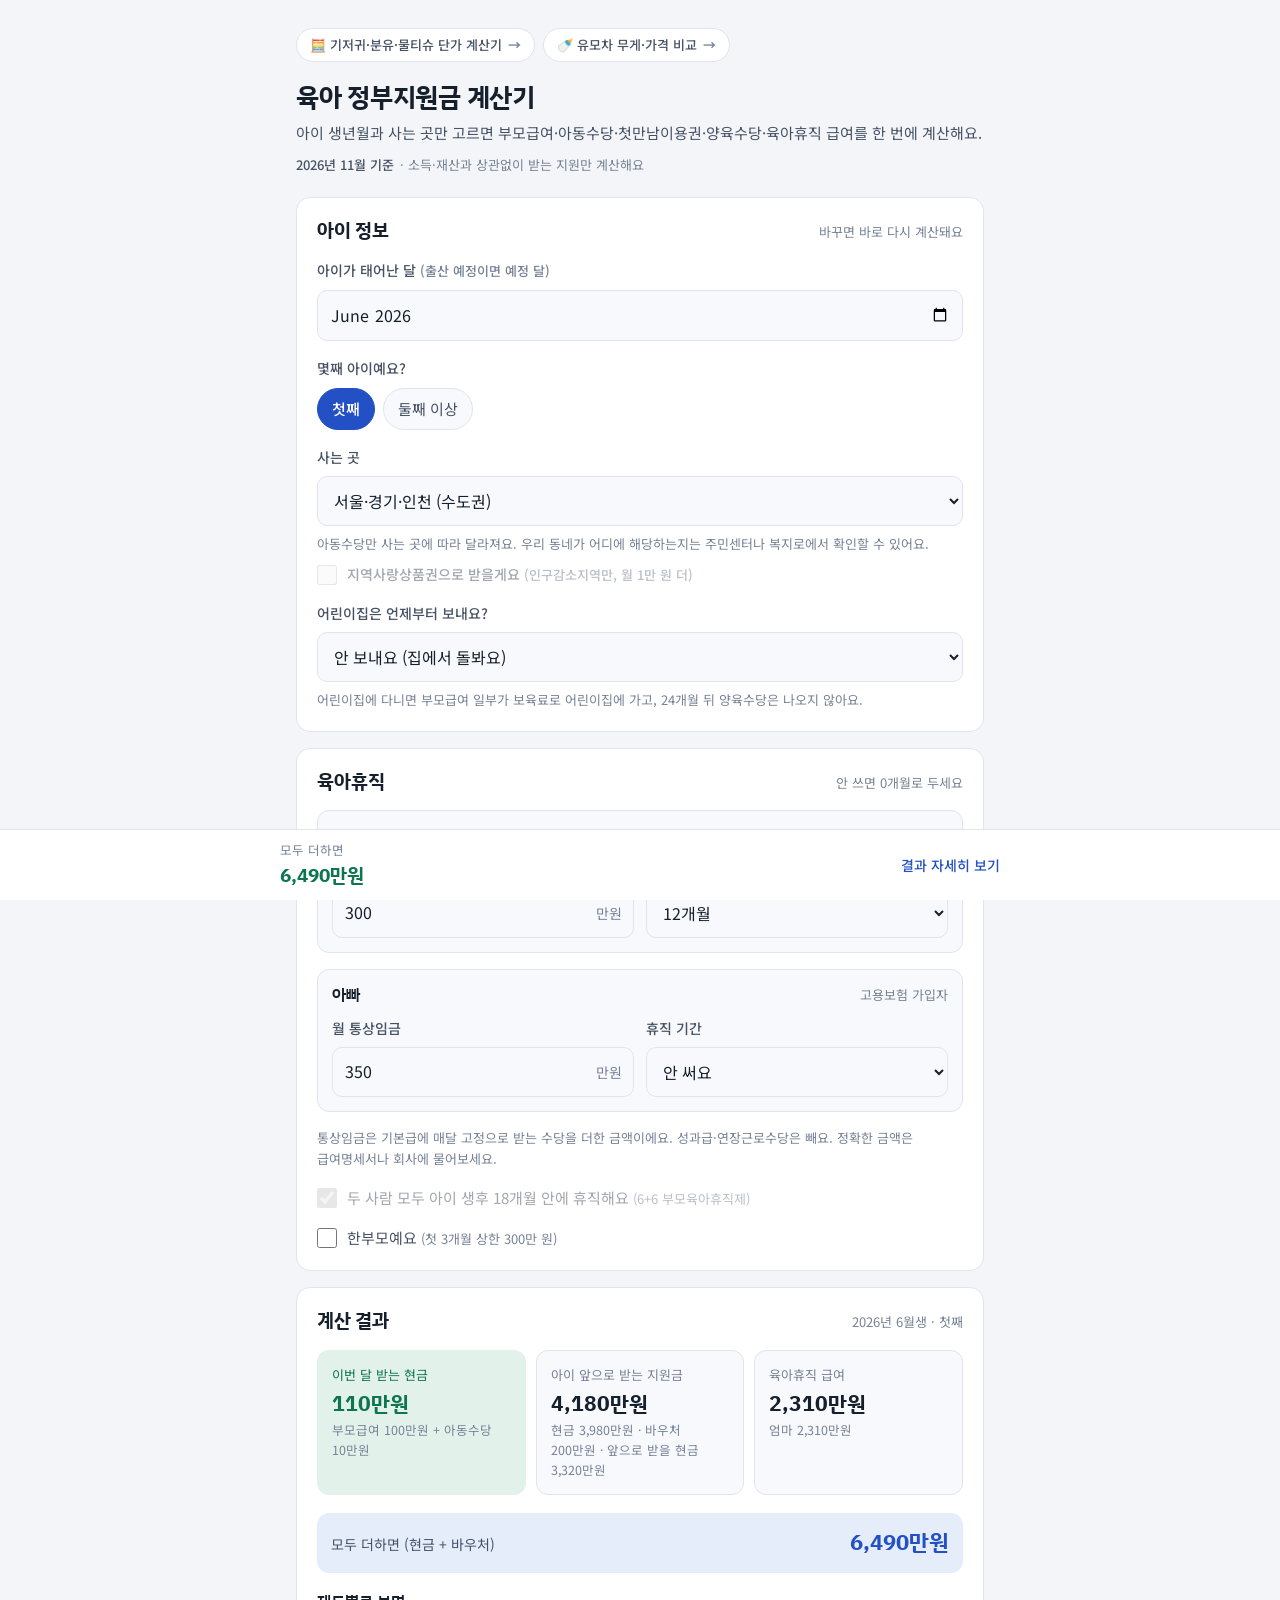
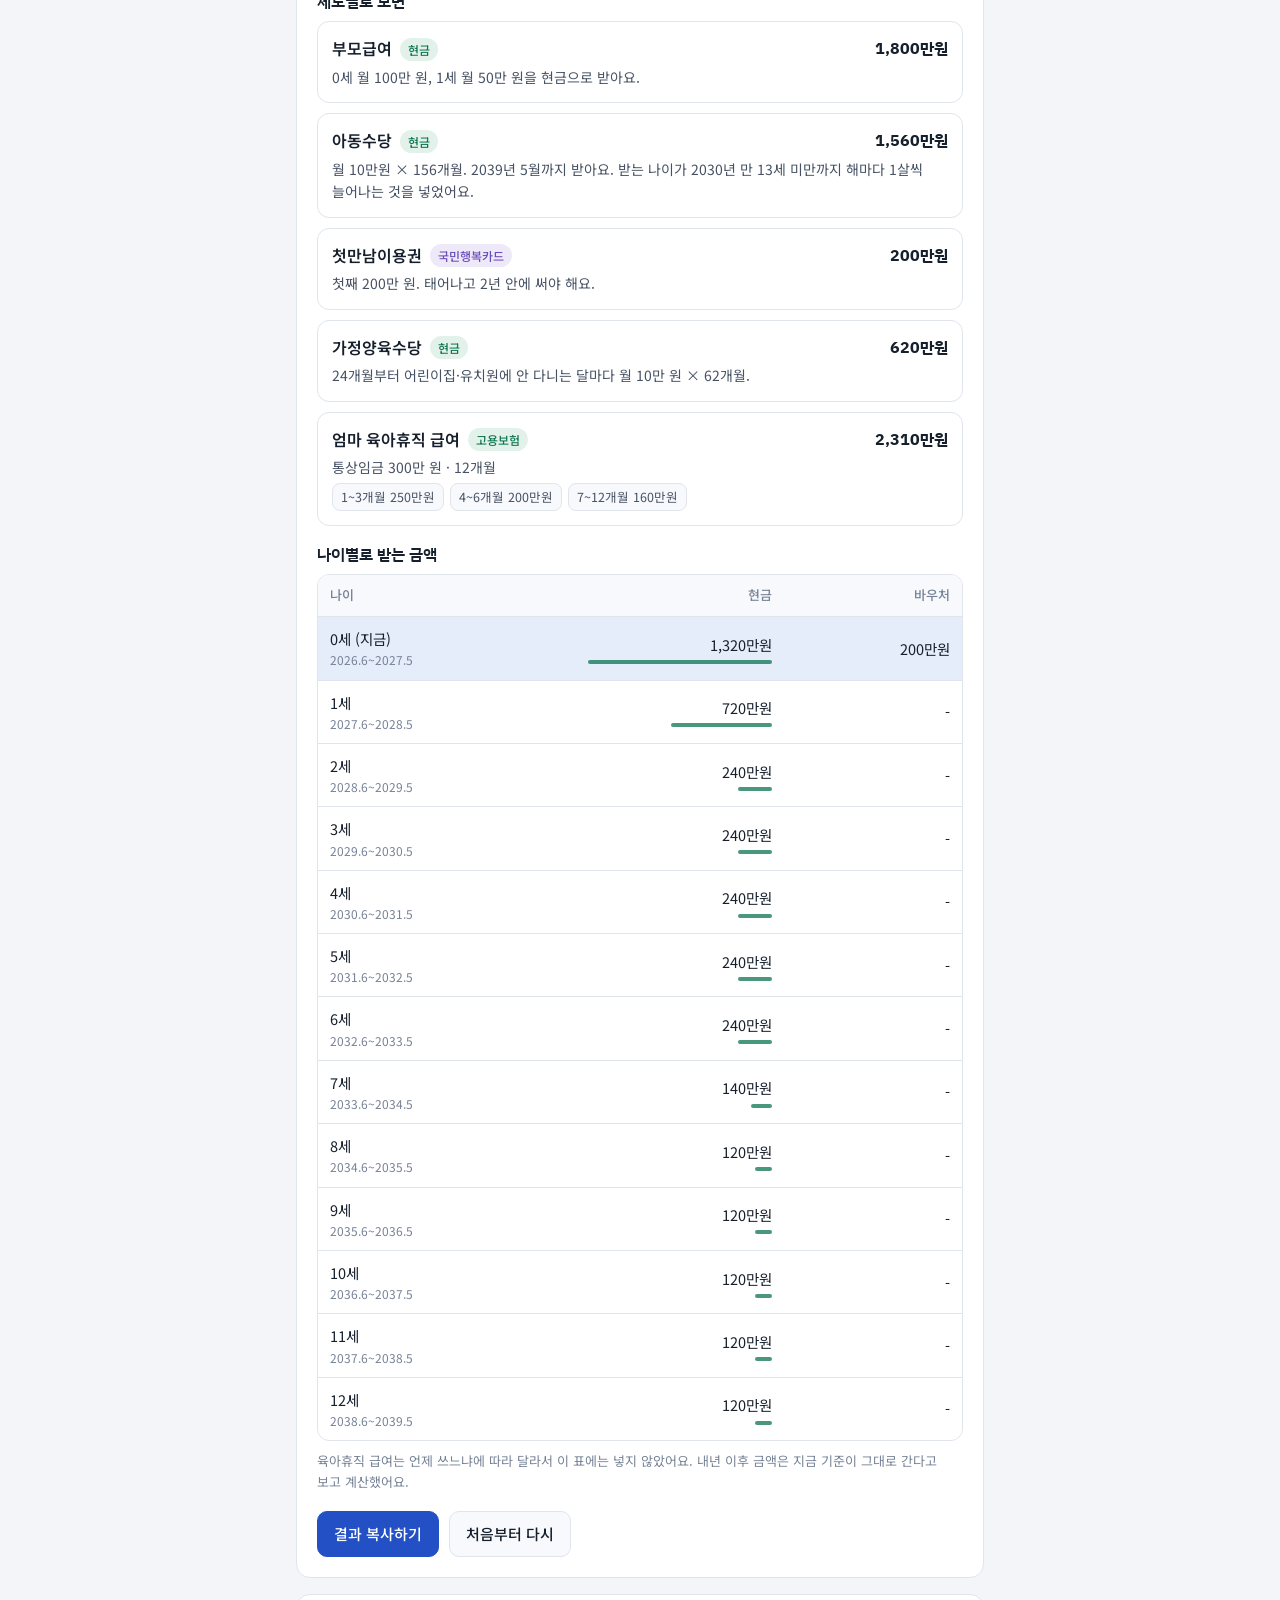
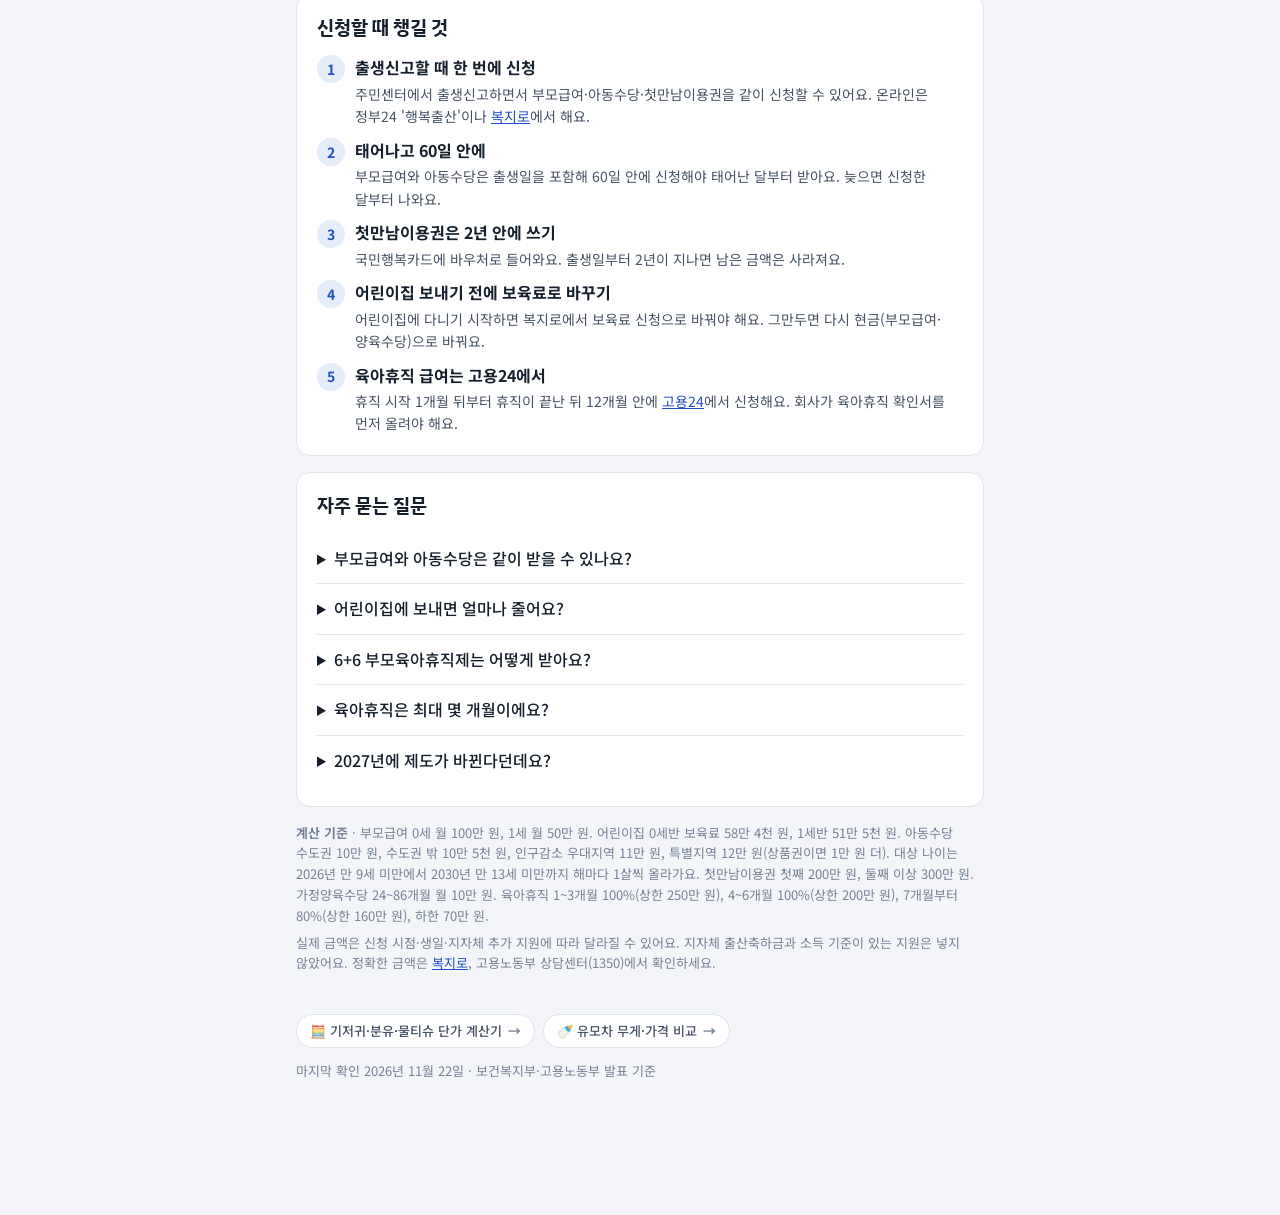
<file: benefit/index.html>
<!DOCTYPE html>
<html lang="ko">
<head>
<meta charset="utf-8">
<meta name="viewport" content="width=device-width, initial-scale=1">
<title>육아 정부지원금 계산기 | 부모급여·아동수당·첫만남이용권 (2026)</title>
<meta name="description" content="아이 생년월과 사는 곳만 고르면 부모급여·아동수당·첫만남이용권·가정양육수당·육아휴직 급여를 한 번에 계산해요. 이번 달 받는 금액과 아이가 9세가 될 때까지 받는 총액까지 바로 나옵니다. 2026년 11월 기준.">
<link rel="icon" href="data:,">
<link rel="canonical" href="https://p9chy5j655-collab.github.io/benefit/">
<meta property="og:type" content="website">
<meta property="og:site_name" content="육아용품 비교 도구">
<meta property="og:locale" content="ko_KR">
<meta property="og:url" content="https://p9chy5j655-collab.github.io/benefit/">
<meta property="og:title" content="육아 정부지원금 계산기 | 부모급여·아동수당·육아휴직 급여 한 번에">
<meta property="og:description" content="이번 달 받는 금액, 아이가 9세가 될 때까지 받는 총액, 6+6 육아휴직 급여까지 바로 계산해요. 2026년 11월 기준.">
<meta property="og:image" content="https://p9chy5j655-collab.github.io/assets/og-benefit.png">
<meta property="og:image:width" content="1200">
<meta property="og:image:height" content="630">
<meta property="og:image:type" content="image/png">
<meta property="og:image:alt" content="육아 정부지원금 계산기 — 부모급여·아동수당·첫만남이용권·육아휴직 급여">
<meta name="twitter:card" content="summary_large_image">
<meta name="twitter:title" content="육아 정부지원금 계산기 | 부모급여·아동수당 총액">
<meta name="twitter:description" content="아이 생년월만 고르면 이번 달 받는 금액과 9세까지 총액이 바로 나와요.">
<meta name="twitter:image" content="https://p9chy5j655-collab.github.io/assets/og-benefit.png">
<meta name="twitter:image:alt" content="육아 정부지원금 계산기">
<link rel="preconnect" href="https://fonts.googleapis.com">
<link rel="preconnect" href="https://fonts.gstatic.com" crossorigin>
<link href="https://fonts.googleapis.com/css2?family=IBM+Plex+Sans+KR:wght@500;600;700&family=Noto+Sans+KR:wght@400;500;700&display=swap" rel="stylesheet">
<script type="application/ld+json">
{
  "@context": "https://schema.org",
  "@type": "FAQPage",
  "mainEntity": [
    {"@type": "Question", "name": "부모급여와 아동수당은 같이 받을 수 있나요?",
     "acceptedAnswer": {"@type": "Answer", "text": "네. 부모급여(0세 월 100만 원, 1세 월 50만 원)와 아동수당(2026년 만 9세 미만, 월 10만~13만 원)은 별개 제도라 함께 받아요. 다만 신청은 각각 해야 해요."}},
    {"@type": "Question", "name": "어린이집에 보내면 부모급여가 줄어드나요?",
     "acceptedAnswer": {"@type": "Answer", "text": "0세는 부모급여 100만 원 가운데 보육료 58만 4천 원이 어린이집으로 가고 41만 6천 원이 현금으로 나와요. 1세는 보육료(51만 5천 원)가 부모급여(50만 원)보다 커서 현금 차액이 없어요."}},
    {"@type": "Question", "name": "6+6 부모육아휴직제는 얼마를 받나요?",
     "acceptedAnswer": {"@type": "Answer", "text": "아이 생후 18개월 안에 부모가 모두 육아휴직을 쓰면 각자 첫 6개월 동안 통상임금 100%를 받고, 월 상한이 250만·250만·300만·350만·400만·450만 원으로 올라가요."}},
    {"@type": "Question", "name": "신청은 언제까지 해야 하나요?",
     "acceptedAnswer": {"@type": "Answer", "text": "부모급여와 아동수당은 출생일을 포함해 60일 안에 신청하면 태어난 달부터 받아요. 육아휴직 급여는 휴직 시작 1개월 뒤부터 휴직이 끝난 뒤 12개월 안에 고용24에서 신청해요."}}
  ]
}
</script>
<script type="application/ld+json">
{
  "@context": "https://schema.org",
  "@type": "WebPage",
  "name": "육아 정부지원금 계산기 | 부모급여·아동수당·첫만남이용권 (2026)",
  "url": "https://p9chy5j655-collab.github.io/benefit/",
  "inLanguage": "ko-KR",
  "description": "아이 생년월과 사는 곳을 고르면 부모급여, 아동수당, 첫만남이용권, 가정양육수당, 육아휴직 급여를 한 번에 계산해 주는 페이지",
  "isPartOf": {"@type": "WebSite", "name": "육아용품 비교 도구", "url": "https://p9chy5j655-collab.github.io/"},
  "about": ["부모급여", "아동수당", "첫만남이용권", "가정양육수당", "육아휴직 급여"]
}
</script>
<script type="application/ld+json">
{
  "@context": "https://schema.org",
  "@type": "BreadcrumbList",
  "itemListElement": [
    {"@type": "ListItem", "position": 1, "name": "육아용품 비교 도구", "item": "https://p9chy5j655-collab.github.io/"},
    {"@type": "ListItem", "position": 2, "name": "육아 정부지원금 계산기", "item": "https://p9chy5j655-collab.github.io/benefit/"}
  ]
}
</script>
<style>
/* Layout: one narrow column of form cards → result summary → detail tables; a sticky bottom bar keeps the key total in view while inputs change. */
:root{
  --bg:#F3F5F8;
  --surface:#FFFFFF;
  --surface-2:#F7F9FC;
  --ink:#16202C;
  --ink-2:#465264;
  --ink-3:#768296;
  --line:#E0E5EC;
  --accent:#2350C4;
  --accent-ink:#FFFFFF;
  --accent-soft:#E5ECFA;
  --money:#0D7550;
  --money-soft:#E2F2EA;
  --voucher:#6A4BB8;
  --voucher-soft:#EEE9F8;
  --warn:#7D5300;
  --warn-soft:#FBF0D4;
  --radius:14px;
  --font-body:"Noto Sans KR","Pretendard","Apple SD Gothic Neo","Malgun Gothic",system-ui,sans-serif;
  --font-display:"IBM Plex Sans KR","Noto Sans KR","Apple SD Gothic Neo","Malgun Gothic",system-ui,sans-serif;
  color-scheme:light;
}
@media (prefers-color-scheme: dark){
  :root:not([data-theme="light"]){
    --bg:#11161D; --surface:#19202A; --surface-2:#1D2531; --ink:#EDF1F6; --ink-2:#B9C3D1; --ink-3:#8692A3;
    --line:#2B3442; --accent:#7EA2FF; --accent-ink:#0D1424; --accent-soft:#1F2C4A;
    --money:#5CD3A0; --money-soft:#173328; --voucher:#B9A2F2; --voucher-soft:#2A2340;
    --warn:#F0C566; --warn-soft:#3A3020; color-scheme:dark;
  }
}
:root[data-theme="dark"]{
  --bg:#11161D; --surface:#19202A; --surface-2:#1D2531; --ink:#EDF1F6; --ink-2:#B9C3D1; --ink-3:#8692A3;
  --line:#2B3442; --accent:#7EA2FF; --accent-ink:#0D1424; --accent-soft:#1F2C4A;
  --money:#5CD3A0; --money-soft:#173328; --voucher:#B9A2F2; --voucher-soft:#2A2340;
  --warn:#F0C566; --warn-soft:#3A3020; color-scheme:dark;
}
*{box-sizing:border-box}
html{-webkit-text-size-adjust:100%;text-size-adjust:100%}
body{margin:0;background:var(--bg);color:var(--ink);font-family:var(--font-body);font-size:16px;line-height:1.6;word-break:keep-all;overflow-wrap:break-word;padding-bottom:96px}
.wrap{max-width:720px;margin:0 auto;padding:0 16px;display:grid;gap:16px}
header{padding:28px 0 4px}
h1,h2,h3{font-family:var(--font-display);text-wrap:balance;margin:0;line-height:1.3}
h1{font-size:26px;font-weight:700;letter-spacing:-.01em}
h2{font-size:19px;font-weight:700}
h3{font-size:16px;font-weight:600}
.lede{margin:8px 0 0;color:var(--ink-2);font-size:15px}
.basis{display:inline-flex;gap:6px;align-items:center;margin-top:10px;font-size:13px;color:var(--ink-3)}
.basis b{color:var(--ink-2);font-weight:500}
.card{background:var(--surface);border:1px solid var(--line);border-radius:var(--radius);padding:20px;display:grid;gap:16px}
.card-head{display:flex;justify-content:space-between;align-items:baseline;gap:12px;flex-wrap:wrap}
.card-head p{margin:0;font-size:13px;color:var(--ink-3)}
.field{display:grid;gap:8px}
.field > label,.field > .lab{font-size:14px;font-weight:500;color:var(--ink-2)}
.hint{font-size:13px;color:var(--ink-3);margin:0}
input[type="month"],input[type="number"],select{
  width:100%;font:inherit;font-size:16px;color:var(--ink);background:var(--surface-2);
  border:1px solid var(--line);border-radius:10px;padding:11px 12px;min-height:46px;
}
input:focus-visible,select:focus-visible,button:focus-visible,a:focus-visible,summary:focus-visible,.seg input:focus-visible + span{outline:2px solid var(--accent);outline-offset:2px}
.seg{display:flex;flex-wrap:wrap;gap:8px}
.seg label{position:relative;cursor:pointer}
.seg input{position:absolute;opacity:0;width:1px;height:1px}
.seg span{display:inline-flex;align-items:center;min-height:42px;padding:8px 14px;border:1px solid var(--line);border-radius:999px;background:var(--surface-2);font-size:15px;color:var(--ink-2)}
.seg input:checked + span{background:var(--accent);border-color:var(--accent);color:var(--accent-ink);font-weight:500}
.check{display:flex;gap:10px;align-items:flex-start;font-size:15px;color:var(--ink-2);cursor:pointer}
.check input{width:20px;height:20px;margin:2px 0 0;accent-color:var(--accent);flex:none}
.check[aria-disabled="true"]{opacity:.5;cursor:not-allowed}
.row2{display:grid;grid-template-columns:1fr 1fr;gap:12px}
.parent{border:1px solid var(--line);border-radius:12px;padding:14px;display:grid;gap:12px;background:var(--surface-2)}
.parent h3{display:flex;justify-content:space-between;align-items:baseline}
.parent h3 small{font-family:var(--font-body);font-weight:400;font-size:13px;color:var(--ink-3)}
.unit{position:relative}
.unit input{padding-right:52px}
.unit::after{content:"만원";position:absolute;right:12px;top:50%;transform:translateY(-50%);font-size:14px;color:var(--ink-3);pointer-events:none}
.note{margin:0;padding:10px 12px;border-radius:10px;background:var(--warn-soft);color:var(--warn);font-size:14px}
.note[hidden]{display:none}

/* Results */
.result{background:var(--surface);border:1px solid var(--line);border-radius:var(--radius);padding:20px;display:grid;gap:18px}
.tiles{display:grid;grid-template-columns:repeat(3,1fr);gap:10px}
.tile{border-radius:12px;padding:14px;background:var(--surface-2);border:1px solid var(--line);display:grid;gap:4px;align-content:start}
.tile.main{background:var(--money-soft);border-color:transparent}
.tile .k{font-size:13px;color:var(--ink-3)}
.tile.main .k{color:var(--money)}
.tile .v{font-family:var(--font-display);font-weight:700;font-size:21px;font-variant-numeric:tabular-nums;line-height:1.25}
.tile.main .v{color:var(--money)}
.tile .s{font-size:12.5px;color:var(--ink-3)}
.grand{display:flex;justify-content:space-between;align-items:baseline;flex-wrap:wrap;gap:6px;padding:12px 14px;border-radius:12px;background:var(--accent-soft)}
.grand span{font-size:14px;color:var(--ink-2)}
.grand strong{font-family:var(--font-display);font-size:22px;color:var(--accent);font-variant-numeric:tabular-nums}
.progs{list-style:none;margin:0;padding:0;display:grid;gap:10px}
.prog{display:grid;grid-template-columns:1fr auto;gap:4px 12px;padding:14px;border:1px solid var(--line);border-radius:12px}
.prog .name{font-weight:600;display:flex;gap:8px;align-items:center;flex-wrap:wrap}
.prog .amt{font-family:var(--font-display);font-weight:700;font-variant-numeric:tabular-nums;text-align:right;white-space:nowrap}
.prog .desc{grid-column:1 / -1;font-size:14px;color:var(--ink-2);margin:0}
.prog.off{opacity:.55}
.pill{font-family:var(--font-body);font-size:12px;font-weight:500;padding:2px 8px;border-radius:999px;white-space:nowrap}
.pill.cash{background:var(--money-soft);color:var(--money)}
.pill.vou{background:var(--voucher-soft);color:var(--voucher)}
.pill.est{background:var(--warn-soft);color:var(--warn)}
.steps{display:flex;flex-wrap:wrap;gap:6px;grid-column:1 / -1}
.steps span{font-size:12.5px;padding:3px 8px;border-radius:8px;background:var(--surface-2);border:1px solid var(--line);color:var(--ink-2);font-variant-numeric:tabular-nums}
.tbl-wrap{overflow-x:auto;border:1px solid var(--line);border-radius:12px}
table{width:100%;border-collapse:collapse;font-size:14.5px;font-variant-numeric:tabular-nums}
th,td{padding:10px 12px;text-align:right;border-bottom:1px solid var(--line);white-space:nowrap}
th:first-child,td:first-child{text-align:left}
thead th{font-size:13px;font-weight:500;color:var(--ink-3);background:var(--surface-2)}
tbody tr:last-child td{border-bottom:0}
tr.now td{background:var(--accent-soft)}
td .per{display:block;font-size:12px;color:var(--ink-3)}
.bar{display:block;height:4px;border-radius:2px;background:var(--money);margin-top:4px;margin-left:auto;opacity:.75}
.actions{display:flex;gap:10px;flex-wrap:wrap}
.btn{font:inherit;font-size:15px;font-weight:500;min-height:44px;padding:10px 16px;border-radius:10px;border:1px solid var(--line);background:var(--surface-2);color:var(--ink);cursor:pointer}
.btn.primary{background:var(--accent);border-color:var(--accent);color:var(--accent-ink)}
.msg{font-size:14px;color:var(--money);align-self:center}
.todo{list-style:none;margin:0;padding:0;display:grid;gap:10px;counter-reset:t}
.todo li{display:grid;grid-template-columns:28px 1fr;gap:10px;align-items:start}
.todo li::before{counter-increment:t;content:counter(t);width:28px;height:28px;border-radius:50%;background:var(--accent-soft);color:var(--accent);font-weight:700;font-size:14px;display:grid;place-items:center}
.todo b{display:block}
.todo p{margin:2px 0 0;font-size:14px;color:var(--ink-2)}
.todo a,.src a,.faq a{color:var(--accent)}
.faq details{border-bottom:1px solid var(--line);padding:12px 0}
.faq details:last-child{border-bottom:0}
.faq summary{cursor:pointer;font-weight:500}
.faq p{margin:8px 0 0;font-size:15px;color:var(--ink-2)}
.src{font-size:13px;color:var(--ink-3);display:grid;gap:6px}
.src p{margin:0}
.links{display:grid;gap:8px}
.links[hidden]{display:none}
.links a{display:block;padding:12px 14px;border:1px solid var(--line);border-radius:12px;text-decoration:none;color:var(--ink);background:var(--surface)}
.links a small{display:block;color:var(--ink-3);font-size:13px}
footer{padding:8px 0 24px;font-size:13px;color:var(--ink-3)}

.dock{position:fixed;left:0;right:0;bottom:0;background:var(--surface);border-top:1px solid var(--line);padding:10px 16px calc(10px + env(safe-area-inset-bottom));z-index:10}
.dock-in{max-width:720px;margin:0 auto;display:flex;justify-content:space-between;align-items:center;gap:12px}
.dock .k{font-size:12.5px;color:var(--ink-3);display:block}
.dock .v{font-family:var(--font-display);font-weight:700;font-size:19px;color:var(--money);font-variant-numeric:tabular-nums}
.dock a{font-size:14px;font-weight:500;color:var(--accent);text-decoration:none;white-space:nowrap;padding:8px 0}

@media (max-width:560px){
  .tiles{grid-template-columns:1fr}
  .tile{grid-template-columns:1fr auto;align-items:baseline}
  .tile .s{grid-column:1 / -1}
  h1{font-size:23px}
}
@media (max-width:400px){ .row2{grid-template-columns:1fr} }
@media (prefers-reduced-motion: no-preference){ html{scroll-behavior:smooth} }

/* 다른 계산기로 가는 링크 (사이트 상단·하단) */
.sitenav{display:flex;flex-wrap:wrap;gap:8px;margin:0 0 18px}
.sitenav a{display:inline-flex;align-items:center;gap:6px;font-size:13px;font-weight:500;color:var(--ink-2);text-decoration:none;background:var(--surface);border:1px solid var(--line);border-radius:999px;padding:8px 13px;line-height:1.2}
.sitenav a:hover{border-color:var(--accent);color:var(--accent)}
.sitenav a::after{content:"\2192";font-weight:700;color:var(--ink-3)}
.sitenav a:hover::after{color:var(--accent)}
.foot-nav{margin:16px 0 0}
</style>
</head>
<body>
<div class="wrap">
  <header>
    <nav class="sitenav" aria-label="다른 계산기">
      <a href="/">🧮 기저귀·분유·물티슈 단가 계산기</a>
      <a href="/stroller/">🍼 유모차 무게·가격 비교</a>
    </nav>
    <h1>육아 정부지원금 계산기</h1>
    <p class="lede">아이 생년월과 사는 곳만 고르면 부모급여·아동수당·첫만남이용권·양육수당·육아휴직 급여를 한 번에 계산해요.</p>
    <div class="basis"><b>2026년 11월 기준</b> · 소득·재산과 상관없이 받는 지원만 계산해요</div>
  </header>

  <section class="card" aria-labelledby="h-child">
    <div class="card-head"><h2 id="h-child">아이 정보</h2><p>바꾸면 바로 다시 계산돼요</p></div>

    <div class="field">
      <label for="birth">아이가 태어난 달 <span class="hint">(출산 예정이면 예정 달)</span></label>
      <input type="month" id="birth" min="2017-01" max="2028-12">
    </div>

    <div class="field">
      <span class="lab" id="lab-order">몇째 아이예요?</span>
      <div class="seg" role="radiogroup" aria-labelledby="lab-order">
        <label><input type="radio" name="order" id="order-1" value="1"><span>첫째</span></label>
        <label><input type="radio" name="order" id="order-2" value="2"><span>둘째 이상</span></label>
      </div>
    </div>

    <div class="field">
      <label for="region">사는 곳</label>
      <select id="region">
        <option value="metro">서울·경기·인천 (수도권)</option>
        <option value="nonmetro">수도권 밖</option>
        <option value="pref">인구감소지역 (우대지역)</option>
        <option value="special">인구감소지역 (특별지역)</option>
      </select>
      <p class="hint">아동수당만 사는 곳에 따라 달라져요. 우리 동네가 어디에 해당하는지는 주민센터나 복지로에서 확인할 수 있어요.</p>
      <label class="check" id="voucher-wrap"><input type="checkbox" id="localcur"><span>지역사랑상품권으로 받을게요 <span class="hint">(인구감소지역만, 월 1만 원 더)</span></span></label>
    </div>

    <div class="field">
      <label for="daycare">어린이집은 언제부터 보내요?</label>
      <select id="daycare">
        <option value="-1">안 보내요 (집에서 돌봐요)</option>
        <option value="3">생후 3개월부터</option>
        <option value="6">생후 6개월부터</option>
        <option value="9">생후 9개월부터</option>
        <option value="12">생후 12개월부터</option>
        <option value="15">생후 15개월부터</option>
        <option value="18">생후 18개월부터</option>
        <option value="24">생후 24개월부터</option>
        <option value="30">생후 30개월부터</option>
        <option value="36">생후 36개월부터</option>
        <option value="48">생후 48개월부터</option>
      </select>
      <p class="hint">어린이집에 다니면 부모급여 일부가 보육료로 어린이집에 가고, 24개월 뒤 양육수당은 나오지 않아요.</p>
    </div>
  </section>

  <section class="card" aria-labelledby="h-leave">
    <div class="card-head"><h2 id="h-leave">육아휴직</h2><p>안 쓰면 0개월로 두세요</p></div>
    <div class="parent">
      <h3>엄마 <small>고용보험 가입자</small></h3>
      <div class="row2">
        <div class="field"><label for="mom-wage">월 통상임금</label><div class="unit"><input type="number" id="mom-wage" inputmode="numeric" min="0" max="2000" step="10"></div></div>
        <div class="field"><label for="mom-months">휴직 기간</label><select id="mom-months"></select></div>
      </div>
    </div>
    <div class="parent" id="dad-box">
      <h3>아빠 <small>고용보험 가입자</small></h3>
      <div class="row2">
        <div class="field"><label for="dad-wage">월 통상임금</label><div class="unit"><input type="number" id="dad-wage" inputmode="numeric" min="0" max="2000" step="10"></div></div>
        <div class="field"><label for="dad-months">휴직 기간</label><select id="dad-months"></select></div>
      </div>
    </div>
    <p class="hint">통상임금은 기본급에 매달 고정으로 받는 수당을 더한 금액이에요. 성과급·연장근로수당은 빼요. 정확한 금액은 급여명세서나 회사에 물어보세요.</p>
    <label class="check" id="six-wrap"><input type="checkbox" id="sixsix"><span>두 사람 모두 아이 생후 18개월 안에 휴직해요 <span class="hint">(6+6 부모육아휴직제)</span></span></label>
    <label class="check"><input type="checkbox" id="single"><span>한부모예요 <span class="hint">(첫 3개월 상한 300만 원)</span></span></label>
    <p class="note" id="leave-note" hidden></p>
  </section>

  <section class="result" id="result" aria-labelledby="h-res">
    <div class="card-head"><h2 id="h-res">계산 결과</h2><p id="res-sub"></p></div>
    <p class="note" id="reform-note" hidden></p>
    <div class="tiles">
      <div class="tile main"><span class="k" id="t1-k">이번 달 받는 현금</span><span class="v" id="t1-v">-</span><span class="s" id="t1-s"></span></div>
      <div class="tile"><span class="k">아이 앞으로 받는 지원금</span><span class="v" id="t2-v">-</span><span class="s" id="t2-s"></span></div>
      <div class="tile"><span class="k">육아휴직 급여</span><span class="v" id="t3-v">-</span><span class="s" id="t3-s"></span></div>
    </div>
    <div class="grand"><span>모두 더하면 (현금 + 바우처)</span><strong id="grand-v">-</strong></div>

    <div style="display:grid;gap:10px">
      <h3>제도별로 보면</h3>
      <ul class="progs" id="progs"></ul>
    </div>

    <div style="display:grid;gap:10px">
      <h3>나이별로 받는 금액</h3>
      <div class="tbl-wrap">
        <table>
          <thead><tr><th scope="col">나이</th><th scope="col">현금</th><th scope="col">바우처</th></tr></thead>
          <tbody id="years"></tbody>
        </table>
      </div>
      <p class="hint">육아휴직 급여는 언제 쓰느냐에 따라 달라서 이 표에는 넣지 않았어요. 내년 이후 금액은 지금 기준이 그대로 간다고 보고 계산했어요.</p>
    </div>

    <div class="actions">
      <button type="button" class="btn primary" id="copy">결과 복사하기</button>
      <button type="button" class="btn" id="reset">처음부터 다시</button>
      <span class="msg" id="copy-msg" role="status" aria-live="polite"></span>
    </div>
  </section>

  <section class="card" aria-labelledby="h-todo">
    <h2 id="h-todo">신청할 때 챙길 것</h2>
    <ol class="todo">
      <li><div><b>출생신고할 때 한 번에 신청</b><p>주민센터에서 출생신고하면서 부모급여·아동수당·첫만남이용권을 같이 신청할 수 있어요. 온라인은 정부24 '행복출산'이나 <a href="https://www.bokjiro.go.kr" target="_blank" rel="noopener">복지로</a>에서 해요.</p></div></li>
      <li><div><b>태어나고 60일 안에</b><p>부모급여와 아동수당은 출생일을 포함해 60일 안에 신청해야 태어난 달부터 받아요. 늦으면 신청한 달부터 나와요.</p></div></li>
      <li><div><b>첫만남이용권은 2년 안에 쓰기</b><p>국민행복카드에 바우처로 들어와요. 출생일부터 2년이 지나면 남은 금액은 사라져요.</p></div></li>
      <li><div><b>어린이집 보내기 전에 보육료로 바꾸기</b><p>어린이집에 다니기 시작하면 복지로에서 보육료 신청으로 바꿔야 해요. 그만두면 다시 현금(부모급여·양육수당)으로 바꿔요.</p></div></li>
      <li><div><b>육아휴직 급여는 고용24에서</b><p>휴직 시작 1개월 뒤부터 휴직이 끝난 뒤 12개월 안에 <a href="https://www.work24.go.kr" target="_blank" rel="noopener">고용24</a>에서 신청해요. 회사가 육아휴직 확인서를 먼저 올려야 해요.</p></div></li>
    </ol>
  </section>

  <section class="card faq" aria-labelledby="h-faq">
    <h2 id="h-faq">자주 묻는 질문</h2>
    <div>
      <details><summary>부모급여와 아동수당은 같이 받을 수 있나요?</summary><p>네. 별개 제도라 함께 받아요. 0세 아이면 가정에서 돌볼 때 한 달에 부모급여 100만 원과 아동수당 10만~13만 원이 같이 나와요. 신청은 각각 해야 해요.</p></details>
      <details><summary>어린이집에 보내면 얼마나 줄어요?</summary><p>0세는 부모급여 100만 원 가운데 보육료 58만 4천 원이 어린이집으로 가고 41만 6천 원만 현금으로 나와요. 1세는 보육료(51만 5천 원)가 부모급여(50만 원)보다 커서 현금이 없어요. 아동수당은 어린이집과 상관없이 그대로 나와요.</p></details>
      <details><summary>6+6 부모육아휴직제는 어떻게 받아요?</summary><p>아이 생후 18개월 안에 엄마·아빠가 모두 육아휴직을 쓰면 각자 첫 6개월 동안 통상임금 100%를 받고, 월 상한이 250만·250만·300만·350만·400만·450만 원으로 올라가요. 동시에 쓰지 않고 차례로 써도 돼요.</p></details>
      <details><summary>육아휴직은 최대 몇 개월이에요?</summary><p>기본 1년이에요. 부모가 같은 아이로 각각 3개월 이상 육아휴직을 쓰거나 한부모면 1년 6개월까지 쓸 수 있어요.</p></details>
      <details><summary>2027년에 제도가 바뀐다던데요?</summary><p>정부가 2027년 7월 1일 이후 태어나는 아이부터 첫만남이용권·부모급여를 '아이맞이지원금'으로, 아동수당을 '아동기본수당'으로 바꾸는 안을 내놨어요. 2026년 11월 현재 국회 심의 중이라 금액과 시행일은 바뀔 수 있어요. 이 계산기는 지금 법 기준으로 계산해요.</p></details>
    </div>
  </section>

  <nav class="links" id="links" aria-label="다른 육아 도구" hidden></nav>

  <section class="src" aria-label="계산 기준">
    <p><b>계산 기준</b> · 부모급여 0세 월 100만 원, 1세 월 50만 원. 어린이집 0세반 보육료 58만 4천 원, 1세반 51만 5천 원. 아동수당 수도권 10만 원, 수도권 밖 10만 5천 원, 인구감소 우대지역 11만 원, 특별지역 12만 원(상품권이면 1만 원 더). 대상 나이는 2026년 만 9세 미만에서 2030년 만 13세 미만까지 해마다 1살씩 올라가요. 첫만남이용권 첫째 200만 원, 둘째 이상 300만 원. 가정양육수당 24~86개월 월 10만 원. 육아휴직 1~3개월 100%(상한 250만 원), 4~6개월 100%(상한 200만 원), 7개월부터 80%(상한 160만 원), 하한 70만 원.</p>
    <p>실제 금액은 신청 시점·생일·지자체 추가 지원에 따라 달라질 수 있어요. 지자체 출산축하금과 소득 기준이 있는 지원은 넣지 않았어요. 정확한 금액은 <a href="https://www.bokjiro.go.kr" target="_blank" rel="noopener">복지로</a>, 고용노동부 상담센터(1350)에서 확인하세요.</p>
  </section>

  <footer>
    <nav class="sitenav foot-nav" aria-label="다른 계산기">
      <a href="/">🧮 기저귀·분유·물티슈 단가 계산기</a>
      <a href="/stroller/">🍼 유모차 무게·가격 비교</a>
    </nav>
    <p>마지막 확인 2026년 11월 22일 · 보건복지부·고용노동부 발표 기준</p>
  </footer>
</div>

<div class="dock" aria-hidden="false">
  <div class="dock-in">
    <div><span class="k" id="dock-k">모두 더하면</span><span class="v" id="dock-v">-</span></div>
    <a href="#result">결과 자세히 보기</a>
  </div>
</div>

<script>
(function () {
  'use strict';

  /* 다른 사이트 주소를 넣으면 아래 "다른 육아 도구" 칸이 나타나요 */
  var SITE_LINKS = [
    { url: '', title: '기저귀·분유·물티슈 단가 계산기', sub: '개당·100g당 가격을 바로 비교해요' },
    { url: '', title: '유모차 비교', sub: '질문 3개로 우리 집에 맞는 유모차 찾기' }
  ];

  var STORE = 'babySubsidyCalc.v1';
  var MAN = 10000;

  /* ---------- 2026년 기준 금액 ---------- */
  var REGION = { metro: 100000, nonmetro: 105000, pref: 110000, special: 120000 };
  var DAYCARE_FEE = { age0: 584000, age1: 515000 };
  var SIXSIX_CAPS = [250, 250, 300, 350, 400, 450];

  function childAllowanceLimitYears(year) {
    if (year <= 2025) return 8;
    return Math.min(13, 9 + (year - 2026)); // 2026 9세 미만 → 2030 13세 미만
  }

  /* ---------- 상태 ---------- */
  var now = new Date();
  var NOW_Y = now.getFullYear(), NOW_M = now.getMonth() + 1;

  function defaultBirth() {
    var y = NOW_Y, m = NOW_M - 6;
    while (m < 1) { m += 12; y -= 1; }
    return y + '-' + (m < 10 ? '0' : '') + m;
  }
  function defaults() {
    return { birth: defaultBirth(), order: '1', region: 'metro', localcur: false, daycare: '-1',
      momWage: 300, momMonths: 12, dadWage: 350, dadMonths: 0, sixsix: true, single: false };
  }
  var S = defaults();
  try {
    var saved = JSON.parse(localStorage.getItem(STORE) || 'null');
    if (saved && typeof saved === 'object') {
      Object.keys(S).forEach(function (k) { if (typeof saved[k] === typeof S[k]) S[k] = saved[k]; });
    }
  } catch (e) {}
  function save() { try { localStorage.setItem(STORE, JSON.stringify(S)); } catch (e) {} }

  /* ---------- 표시 ---------- */
  function $(id) { return document.getElementById(id); }
  function won(n) {
    n = Math.round(n / 1000) * 1000;
    if (n === 0) return '0원';
    var man = Math.floor(n / MAN), rest = n % MAN, out = '';
    if (man) out += man.toLocaleString('ko-KR') + '만';
    if (rest) out += (man ? ' ' : '') + (rest / 1000) + '천';
    return out + '원';
  }
  function ym(y, m) { return y + '년 ' + m + '월'; }
  function addMonths(y, m, k) { var t = (m - 1) + k; return { y: y + Math.floor(t / 12), m: (t % 12 + 12) % 12 + 1 }; }

  /* ---------- 아이 지원금 (월별) ---------- */
  function childMonth(k, b) {
    var d = addMonths(b.y, b.m, k), year = d.y;
    var dc = S.daycare >= 0 && k >= S.daycare;
    var r = { cash: 0, vou: 0, parent: 0, parentVou: 0, allow: 0, home: 0 };

    // 부모급여 (2023년 시작: 2023년엔 70만/35만)
    if (k < 24 && year >= 2023) {
      var full = k < 12 ? (year >= 2024 ? 1000000 : 700000) : (year >= 2024 ? 500000 : 350000);
      if (dc) {
        var fee = k < 12 ? DAYCARE_FEE.age0 : DAYCARE_FEE.age1;
        r.parentVou = Math.min(fee, full);
        r.parent = Math.max(0, full - fee);
      } else r.parent = full;
    }
    // 가정양육수당
    if (k >= 24 && k < 86 && !dc) r.home = 100000;
    // 아동수당
    if (k < childAllowanceLimitYears(year) * 12) {
      if (year >= 2026) {
        r.allow = REGION[S.region] + ((S.localcur && (S.region === 'pref' || S.region === 'special')) ? 10000 : 0);
      } else r.allow = 100000;
    }
    r.cash = r.parent + r.home + r.allow;
    r.vou = r.parentVou;
    return r;
  }

  function firstMeet(b) {
    if (b.y < 2022) return 0;
    if (b.y >= 2024 && S.order === '2') return 3000000;
    return 2000000;
  }

  /* ---------- 육아휴직 ---------- */
  function maxLeaveMonths() {
    if (S.single) return 18;
    return (S.momMonths >= 3 && S.dadMonths >= 3) ? 18 : 12;
  }
  function leavePlan(wageMan, months, sixsix) {
    var list = [];
    for (var i = 1; i <= months; i++) {
      var pay;
      if (sixsix && i <= 6) pay = Math.min(wageMan, SIXSIX_CAPS[i - 1]);
      else if (i <= 3) pay = Math.min(wageMan, S.single ? 300 : 250);
      else if (i <= 6) pay = Math.min(wageMan, 200);
      else pay = Math.min(wageMan * 0.8, 160);
      pay = Math.max(pay, 70);
      list.push(Math.round(pay * MAN / 1000) * 1000);
    }
    return list;
  }
  function segments(list) {
    var out = [], start = 0;
    for (var i = 1; i <= list.length; i++) {
      if (i === list.length || list[i] !== list[start]) {
        out.push((start + 1 === i ? (i + '개월') : ((start + 1) + '~' + i + '개월')) + ' ' + won(list[start]));
        start = i;
      }
    }
    return out;
  }
  function sum(a) { return a.reduce(function (s, x) { return s + x; }, 0); }

  /* ---------- 계산·그리기 ---------- */
  function el(tag, cls, text) { var n = document.createElement(tag); if (cls) n.className = cls; if (text != null) n.textContent = text; return n; }

  var lastText = '';

  function render() {
    var parts = (S.birth || defaultBirth()).split('-');
    var b = { y: parseInt(parts[0], 10), m: parseInt(parts[1], 10) };
    var kNow = (NOW_Y - b.y) * 12 + (NOW_M - b.m);
    var born = kNow >= 0;

    // 전체 기간 (최대 13세)
    var tot = { parent: 0, parentVou: 0, allow: 0, home: 0, allowMonths: 0, homeMonths: 0, lastAllow: -1 };
    var years = [];
    for (var k = 0; k < 13 * 12; k++) {
      var r = childMonth(k, b);
      tot.parent += r.parent; tot.parentVou += r.parentVou; tot.allow += r.allow; tot.home += r.home;
      if (r.allow) { tot.allowMonths++; tot.lastAllow = k; }
      if (r.home) tot.homeMonths++;
      var a = Math.floor(k / 12);
      if (!years[a]) years[a] = { cash: 0, vou: 0 };
      years[a].cash += r.cash; years[a].vou += r.vou;
    }
    var fm = firstMeet(b);
    years[0].vou += fm;

    var childCash = tot.parent + tot.allow + tot.home;
    var childVou = tot.parentVou + fm;

    // 육아휴직
    var maxM = maxLeaveMonths();
    var note = [];
    var momM = Math.min(S.momMonths, maxM), dadM = S.single ? 0 : Math.min(S.dadMonths, maxM);
    if (S.momMonths > maxM || (!S.single && S.dadMonths > maxM)) note.push('육아휴직은 1년까지예요. 1년 6개월은 엄마·아빠가 각각 3개월 이상 쓰거나 한부모일 때 쓸 수 있어요. 12개월까지만 계산했어요.');
    var six = !S.single && S.sixsix && momM > 0 && dadM > 0;
    var mom = leavePlan(Math.max(0, S.momWage), momM, six);
    var dad = leavePlan(Math.max(0, S.dadWage), dadM, six);
    var leaveTot = sum(mom) + sum(dad);
    if (six && Math.min(S.momWage, S.dadWage) > 0) {
      var plain = sum(leavePlan(S.momWage, momM, false)) + sum(leavePlan(S.dadWage, dadM, false));
      if (leaveTot > plain) note.push('6+6 부모육아휴직제로 일반 육아휴직보다 ' + won(leaveTot - plain) + ' 더 받아요.');
    }
    var ln = $('leave-note');
    ln.hidden = note.length === 0; ln.textContent = note.join(' ');
    if (note.length && note[note.length - 1].indexOf('더 받아요') >= 0 && note.length === 1) { ln.style.background = 'var(--money-soft)'; ln.style.color = 'var(--money)'; }
    else { ln.style.background = ''; ln.style.color = ''; }

    // 개편 안내
    var rn = $('reform-note');
    var after = b.y > 2027 || (b.y === 2027 && b.m >= 7);
    rn.hidden = !after;
    if (after) rn.textContent = '2027년 7월 이후 태어나는 아이는 새 제도(아이맞이지원금·아동기본수당)가 적용될 예정이에요. 아직 국회 심의 중이라 지금 법 기준으로 계산했고, 실제 금액은 달라질 수 있어요.';

    // 타일 1: 이번 달
    var curK = born ? kNow : 0;
    var cur = curK < 13 * 12 ? childMonth(curK, b) : { cash: 0, vou: 0, parent: 0, allow: 0, home: 0 };
    $('t1-k').textContent = born ? '이번 달 받는 현금' : '태어난 달 받는 현금';
    $('t1-v').textContent = won(cur.cash);
    var bits = [];
    if (cur.parent) bits.push('부모급여 ' + won(cur.parent));
    if (cur.allow) bits.push('아동수당 ' + won(cur.allow));
    if (cur.home) bits.push('양육수당 ' + won(cur.home));
    $('t1-s').textContent = bits.length ? bits.join(' + ') : '이번 달은 받는 현금이 없어요';

    // 타일 2: 아이 앞으로
    var futureCash = 0;
    for (var j = Math.max(0, kNow); j < 13 * 12; j++) futureCash += childMonth(j, b).cash;
    $('t2-v').textContent = won(childCash + childVou);
    $('t2-s').textContent = born
      ? '현금 ' + won(childCash) + ' · 바우처 ' + won(childVou) + (kNow > 0 ? ' · 앞으로 받을 현금 ' + won(futureCash) : '')
      : '현금 ' + won(childCash) + ' · 바우처 ' + won(childVou);

    // 타일 3: 육아휴직
    $('t3-v').textContent = won(leaveTot);
    $('t3-s').textContent = leaveTot ? ((sum(mom) ? '엄마 ' + won(sum(mom)) : '') + (sum(mom) && sum(dad) ? ' · ' : '') + (sum(dad) ? '아빠 ' + won(sum(dad)) : '')) : '휴직 기간을 넣으면 계산돼요';

    var grand = childCash + childVou + leaveTot;
    $('grand-v').textContent = won(grand);
    $('dock-v').textContent = won(grand);
    $('res-sub').textContent = ym(b.y, b.m) + '생 · ' + (S.order === '1' ? '첫째' : '둘째 이상');

    // 제도별
    var progs = $('progs'); progs.textContent = '';
    function prog(name, amt, kind, desc, steps) {
      var li = el('li', 'prog' + (amt ? '' : ' off'));
      var nm = el('span', 'name', name);
      if (kind) kind.forEach(function (p) { nm.appendChild(el('span', 'pill ' + p[0], p[1])); });
      li.appendChild(nm);
      li.appendChild(el('span', 'amt', won(amt)));
      li.appendChild(el('p', 'desc', desc));
      if (steps && steps.length) { var st = el('div', 'steps'); steps.forEach(function (s) { st.appendChild(el('span', null, s)); }); li.appendChild(st); }
      progs.appendChild(li);
    }
    var pDesc = S.daycare >= 0 && S.daycare < 24
      ? '0세 월 100만 원, 1세 월 50만 원. 어린이집에 다니는 달은 보육료를 뺀 차액만 현금으로 나와요.'
      : '0세 월 100만 원, 1세 월 50만 원을 현금으로 받아요.';
    if (b.y < 2023) pDesc = '2023년부터 생긴 제도라 ' + ym(b.y, b.m) + '생은 해당하는 달만 계산했어요.';
    prog('부모급여', tot.parent + tot.parentVou,
      tot.parentVou ? [['cash', '현금 ' + won(tot.parent)], ['vou', '보육료 ' + won(tot.parentVou)]] : [['cash', '현금']], pDesc);

    var endD = tot.lastAllow >= 0 ? addMonths(b.y, b.m, tot.lastAllow) : null;
    prog('아동수당', tot.allow, [['cash', '현금']],
      tot.allowMonths ? ('월 ' + won(REGION[S.region] + ((S.localcur && (S.region === 'pref' || S.region === 'special')) ? 10000 : 0)) + ' × ' + tot.allowMonths + '개월. ' + ym(endD.y, endD.m) + '까지 받아요. 받는 나이가 2030년 만 13세 미만까지 해마다 1살씩 늘어나는 것을 넣었어요.') : '받는 기간이 끝났어요.');

    prog('첫만남이용권', fm, [['vou', '국민행복카드']],
      fm ? ((S.order === '2' && b.y >= 2024 ? '둘째 이상 300만 원.' : '첫째 200만 원.') + ' 태어나고 2년 안에 써야 해요.') : '2022년 이후 태어난 아이만 받아요.');

    prog('가정양육수당', tot.home, [['cash', '현금']],
      tot.homeMonths ? ('24개월부터 어린이집·유치원에 안 다니는 달마다 월 10만 원 × ' + tot.homeMonths + '개월.') : '24개월 뒤 어린이집·유치원에 다니면 받지 않아요. 대신 보육료·유아학비가 기관으로 나가요.');

    if (momM) prog('엄마 육아휴직 급여', sum(mom), [['cash', '고용보험']].concat(six ? [['est', '6+6']] : []), '통상임금 ' + S.momWage + '만 원 · ' + momM + '개월', segments(mom));
    if (dadM) prog('아빠 육아휴직 급여', sum(dad), [['cash', '고용보험']].concat(six ? [['est', '6+6']] : []), '통상임금 ' + S.dadWage + '만 원 · ' + dadM + '개월', segments(dad));

    // 나이별 표
    var tb = $('years'); tb.textContent = '';
    var maxCash = 0; years.forEach(function (y) { if (y.cash > maxCash) maxCash = y.cash; });
    var curAge = born ? Math.floor(kNow / 12) : -1;
    years.forEach(function (y, a) {
      if (!y.cash && !y.vou) return;
      var s = addMonths(b.y, b.m, a * 12), e = addMonths(b.y, b.m, a * 12 + 11);
      var tr = el('tr', a === curAge ? 'now' : null);
      var td0 = el('td'); td0.appendChild(document.createTextNode(a + '세' + (a === curAge ? ' (지금)' : '')));
      td0.appendChild(el('span', 'per', s.y + '.' + s.m + '~' + e.y + '.' + e.m));
      var td1 = el('td'); td1.appendChild(document.createTextNode(won(y.cash)));
      var bar = el('span', 'bar'); bar.style.width = (maxCash ? Math.max(6, Math.round(y.cash / maxCash * 100)) : 0) + '%'; td1.appendChild(bar);
      var td2 = el('td', null, y.vou ? won(y.vou) : '-');
      tr.appendChild(td0); tr.appendChild(td1); tr.appendChild(td2);
      tb.appendChild(tr);
    });

    // 복사용 글
    lastText = [
      '[육아 정부지원금 계산 결과] ' + ym(b.y, b.m) + '생 ' + (S.order === '1' ? '첫째' : '둘째 이상'),
      (born ? '이번 달' : '태어난 달') + ' 현금: ' + won(cur.cash),
      '부모급여: ' + won(tot.parent + tot.parentVou),
      '아동수당: ' + won(tot.allow) + ' (' + tot.allowMonths + '개월)',
      '첫만남이용권: ' + won(fm),
      '가정양육수당: ' + won(tot.home),
      leaveTot ? '육아휴직 급여: ' + won(leaveTot) : '',
      '모두 더하면: ' + won(grand),
      '(2026년 11월 기준, 실제 금액은 복지로·고용24에서 확인)'
    ].filter(Boolean).join('\n');
  }

  /* ---------- 입력 연결 ---------- */
  function fillMonths(sel) {
    sel.textContent = '';
    for (var i = 0; i <= 18; i++) {
      var o = document.createElement('option'); o.value = String(i); o.textContent = i === 0 ? '안 써요' : i + '개월'; sel.appendChild(o);
    }
  }
  fillMonths($('mom-months')); fillMonths($('dad-months'));

  function syncInputs() {
    $('birth').value = S.birth;
    $('order-' + S.order).checked = true;
    $('region').value = S.region;
    $('localcur').checked = S.localcur;
    $('daycare').value = String(S.daycare);
    if ($('daycare').value !== String(S.daycare)) { S.daycare = -1; $('daycare').value = '-1'; }
    $('mom-wage').value = S.momWage;
    $('mom-months').value = String(S.momMonths);
    $('dad-wage').value = S.dadWage;
    $('dad-months').value = String(S.dadMonths);
    $('sixsix').checked = S.sixsix;
    $('single').checked = S.single;
    syncEnabled();
  }
  function syncEnabled() {
    var lc = S.region === 'pref' || S.region === 'special';
    $('localcur').disabled = !lc; $('voucher-wrap').setAttribute('aria-disabled', String(!lc));
    var dadOff = S.single;
    $('dad-wage').disabled = dadOff; $('dad-months').disabled = dadOff;
    $('dad-box').style.opacity = dadOff ? '.5' : '';
    var sixOk = !S.single && S.momMonths > 0 && S.dadMonths > 0;
    $('sixsix').disabled = !sixOk; $('six-wrap').setAttribute('aria-disabled', String(!sixOk));
  }
  function num(v, lo, hi) { v = parseFloat(v); if (!isFinite(v)) return 0; return Math.min(hi, Math.max(lo, Math.round(v))); }

  function update() {
    var bv = $('birth').value;
    if (/^\d{4}-\d{2}$/.test(bv)) S.birth = bv;
    var o = document.querySelector('input[name="order"]:checked'); if (o) S.order = o.value;
    S.region = $('region').value;
    S.localcur = $('localcur').checked;
    S.daycare = parseInt($('daycare').value, 10);
    S.momWage = num($('mom-wage').value, 0, 2000);
    S.momMonths = parseInt($('mom-months').value, 10) || 0;
    S.dadWage = num($('dad-wage').value, 0, 2000);
    S.dadMonths = parseInt($('dad-months').value, 10) || 0;
    S.sixsix = $('sixsix').checked;
    S.single = $('single').checked;
    syncEnabled(); save(); render();
  }
  ['birth', 'region', 'localcur', 'daycare', 'mom-wage', 'mom-months', 'dad-wage', 'dad-months', 'sixsix', 'single'].forEach(function (id) {
    $(id).addEventListener('input', update); $(id).addEventListener('change', update);
  });
  document.querySelectorAll('input[name="order"]').forEach(function (r) { r.addEventListener('change', update); });

  $('reset').addEventListener('click', function () {
    S = defaults(); try { localStorage.removeItem(STORE); } catch (e) {}
    syncInputs(); render(); window.scrollTo(0, 0);
  });
  $('copy').addEventListener('click', function () {
    var msg = $('copy-msg');
    function done(ok) { msg.textContent = ok ? '복사했어요. 카톡이나 메모에 붙여 넣으세요.' : '복사가 안 됐어요. 화면을 길게 눌러 직접 복사해 주세요.'; setTimeout(function () { msg.textContent = ''; }, 4000); }
    try {
      if (navigator.clipboard && navigator.clipboard.writeText) {
        navigator.clipboard.writeText(lastText).then(function () { done(true); }, function () { done(fallback()); });
      } else done(fallback());
    } catch (e) { done(fallback()); }
    function fallback() {
      try {
        var ta = document.createElement('textarea'); ta.value = lastText; ta.setAttribute('readonly', ''); ta.style.position = 'fixed'; ta.style.opacity = '0';
        document.body.appendChild(ta); ta.select(); var ok = document.execCommand('copy'); document.body.removeChild(ta); return ok;
      } catch (e) { return false; }
    }
  });

  // 다른 사이트 링크
  var lk = $('links'), any = false;
  SITE_LINKS.forEach(function (s) {
    if (!/^https?:\/\//.test(s.url)) return;
    any = true;
    var a = el('a'); a.href = s.url; a.target = '_blank'; a.rel = 'noopener';
    a.appendChild(document.createTextNode(s.title)); a.appendChild(el('small', null, s.sub)); lk.appendChild(a);
  });
  if (any) { lk.insertBefore(el('h2', null, '다른 육아 도구'), lk.firstChild); lk.hidden = false; }

  syncInputs();
  render();
})();
</script>
</body>
</html>
</file>
